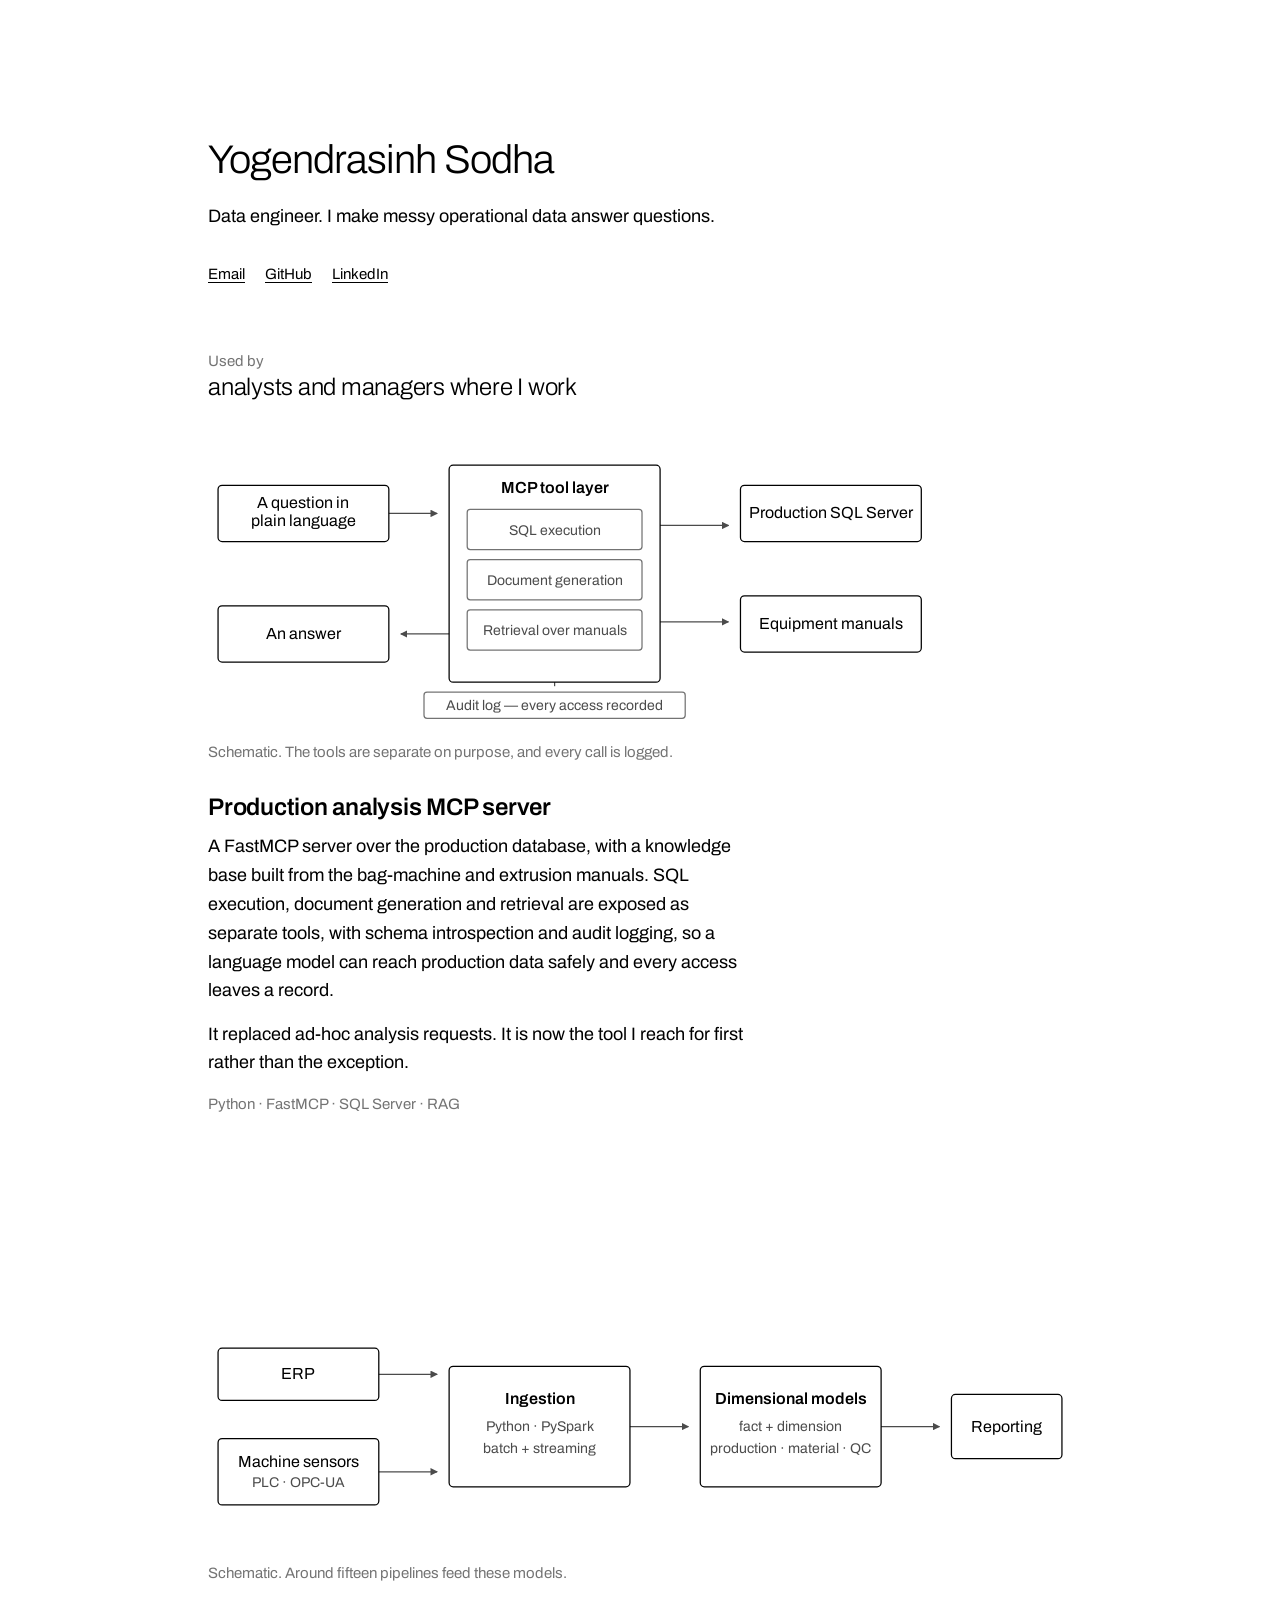
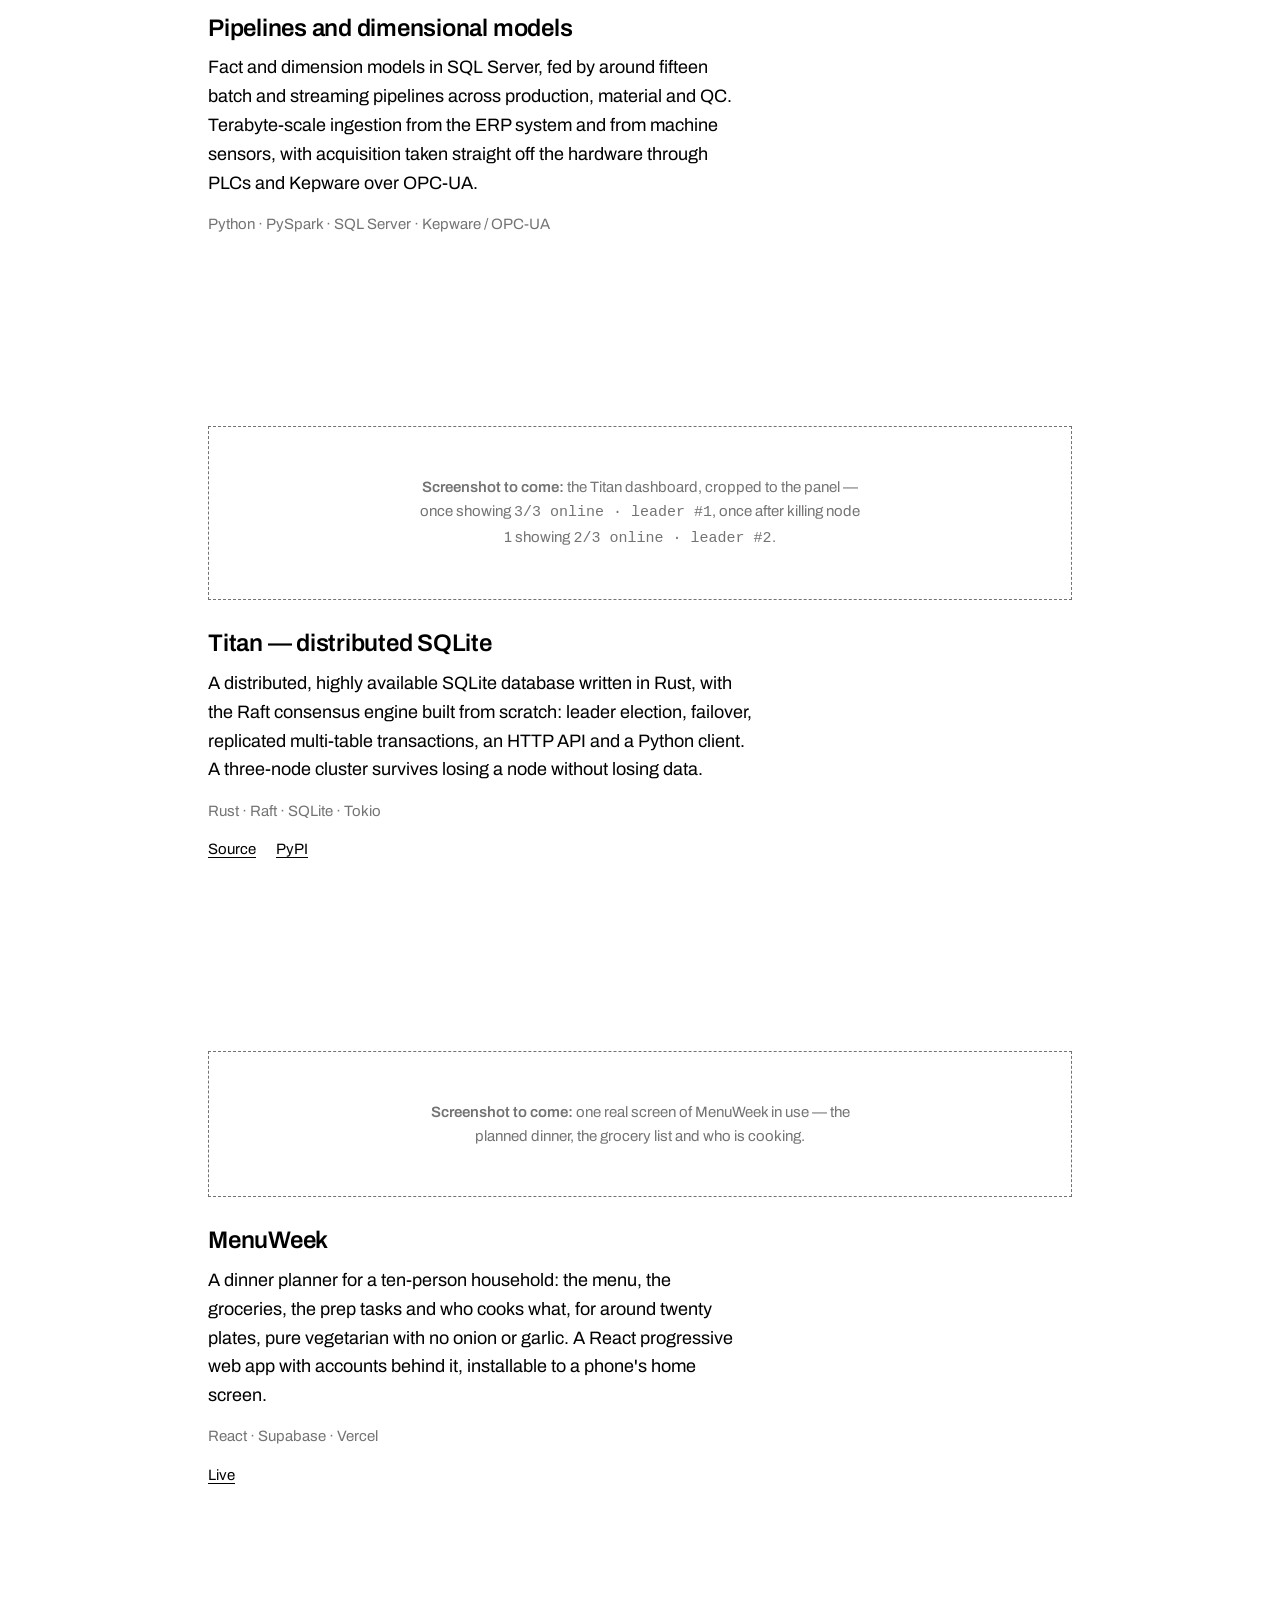
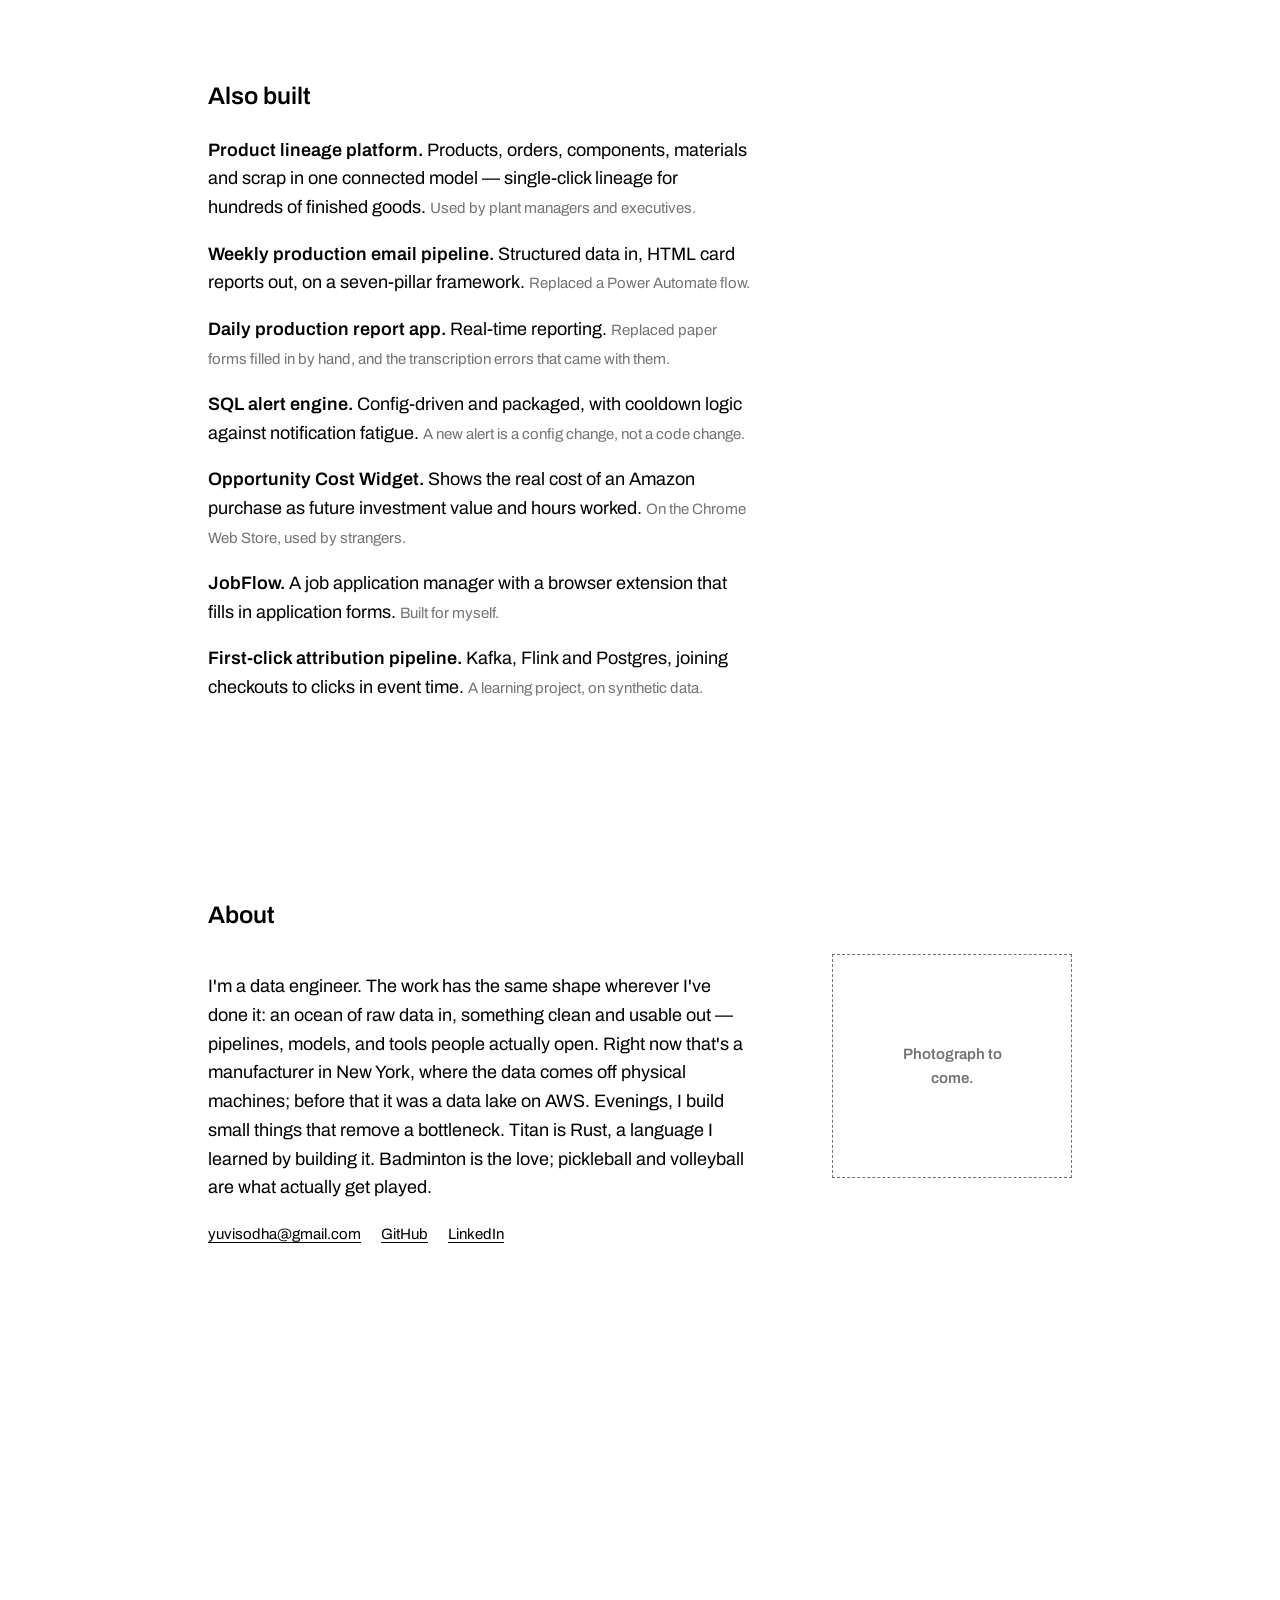
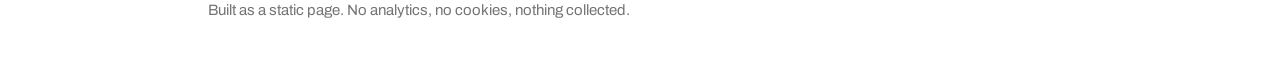
<file: index.html>
<!DOCTYPE html>
<html lang="en" class="no-js">
<head>
<meta charset="utf-8">
<meta name="viewport" content="width=device-width, initial-scale=1">
<title>Yogendrasinh Sodha — Data engineer</title>
<meta name="description" content="Data engineer. I make messy operational data answer questions. Pipelines, dimensional models, and tools people actually open.">
<meta name="author" content="Yogendrasinh Sodha">
<link rel="canonical" href="https://datafromsodha.fyi/">

<!-- Link preview, for when this gets pasted into LinkedIn or a message.
     og:image is deliberately absent: there is no image worth previewing until
     the real screenshots land. A broken image reference is worse than none. -->
<meta property="og:type" content="profile">
<meta property="og:url" content="https://datafromsodha.fyi/">
<meta property="og:title" content="Yogendrasinh Sodha — Data engineer">
<meta property="og:description" content="I make messy operational data answer questions. Pipelines, dimensional models, and tools people actually open.">
<link rel="stylesheet" href="assets/styles.css">
<link rel="icon" href="data:image/svg+xml,<svg xmlns='http://www.w3.org/2000/svg' viewBox='0 0 32 32'><text y='26' font-size='26' font-family='system-ui'>Y</text></svg>">
<script>document.documentElement.className = 'js';</script>
</head>
<body>

<a class="skip" href="#work">Skip to the work</a>

<header class="head">
  <h1>Yogendrasinh Sodha</h1>
  <p class="lede">Data engineer. I make messy operational data answer questions.</p>
  <nav aria-label="Contact">
    <ul class="links">
      <li><a href="mailto:yuvisodha@gmail.com">Email</a></li>
      <li><a href="https://github.com/Yogendra-sodha">GitHub</a></li>
      <li><a href="https://www.linkedin.com/in/yogendrasinh-sodha/">LinkedIn</a></li>
      <!-- Résumé link goes here once the PDF's dead GitHub URL is fixed.
           See CONTENT.md §4. Do not ship a link to a document with a 404 on it. -->
    </ul>
  </nav>
</header>

<!-- The one idea: one fixed slot, one changing value. Decorative for screen
     readers — each project states who uses it in its own markup. -->
<div class="slot" aria-hidden="true" hidden>
  <div class="slot-inner">
    <span class="slot-label">Used by</span>
    <span class="slot-value" id="slotValue">analysts and managers where I work</span>
  </div>
</div>

<main id="work">

  <section class="project" data-who="analysts and managers where I work">
    <figure class="art">
      <div class="dia-wrap">
      <svg viewBox="0 0 860 300" role="img" aria-labelledby="mcpT mcpD" class="dia">
        <defs>
          <marker id="ah1" viewBox="0 0 8 8" refX="7" refY="4" markerWidth="6" markerHeight="6"
                  orient="auto-start-reverse"><path d="M0 0 L8 4 L0 8 Z" fill="currentColor"/></marker>
        </defs>
        <title id="mcpT">How the production analysis MCP server works</title>
        <desc id="mcpD">A question in plain language goes to an MCP tool layer offering SQL
        execution, document generation and retrieval. The layer reads the production SQL Server
        and an index of equipment manuals, returns an answer, and writes every access to an
        audit log.</desc>
        <g class="dia-g">
          <rect x="10" y="60" width="170" height="56" rx="4"/>
          <text x="95" y="83">A question in</text>
          <text x="95" y="101">plain language</text>

          <rect x="10" y="180" width="170" height="56" rx="4"/>
          <text x="95" y="213">An answer</text>

          <rect x="240" y="40" width="210" height="216" rx="4"/>
          <text x="345" y="68" class="hd">MCP tool layer</text>
          <rect x="258" y="84" width="174" height="40" rx="3" class="sub"/>
          <text x="345" y="109" class="sm">SQL execution</text>
          <rect x="258" y="134" width="174" height="40" rx="3" class="sub"/>
          <text x="345" y="159" class="sm">Document generation</text>
          <rect x="258" y="184" width="174" height="40" rx="3" class="sub"/>
          <text x="345" y="209" class="sm">Retrieval over manuals</text>

          <rect x="530" y="60" width="180" height="56" rx="4"/>
          <text x="620" y="93">Production SQL Server</text>

          <rect x="530" y="170" width="180" height="56" rx="4"/>
          <text x="620" y="203">Equipment manuals</text>

          <rect x="215" y="266" width="260" height="26" rx="3" class="sub"/>
          <text x="345" y="284" class="sm">Audit log — every access recorded</text>

          <path d="M180 88 H228" class="ar" marker-end="url(#ah1)"/>
          <path d="M450 100 H518" class="ar" marker-end="url(#ah1)"/>
          <path d="M450 196 H518" class="ar" marker-end="url(#ah1)"/>
          <path d="M240 208 H192" class="ar" marker-end="url(#ah1)"/>
          <path d="M345 256 V262" class="ar dash"/>
        </g>
      </svg>
      </div>
      <figcaption>Schematic. The tools are separate on purpose, and every call is logged.</figcaption>
    </figure>
    <h2>Production analysis MCP server</h2>
    <p class="who">Used by analysts and managers where I work.</p>
    <p>A FastMCP server over the production database, with a knowledge base built from the
    bag-machine and extrusion manuals. SQL execution, document generation and retrieval are
    exposed as separate tools, with schema introspection and audit logging, so a language model
    can reach production data safely and every access leaves a record.</p>
    <p>It replaced ad-hoc analysis requests. It is now the tool I reach for first rather than
    the exception.</p>
    <p class="stack">Python · FastMCP · SQL Server · RAG</p>
  </section>

  <section class="project" data-who="every report the business runs on">
    <figure class="art">
      <div class="dia-wrap">
      <svg viewBox="0 0 860 240" role="img" aria-labelledby="pipeT pipeD" class="dia">
        <defs>
          <marker id="ah2" viewBox="0 0 8 8" refX="7" refY="4" markerWidth="6" markerHeight="6"
                  orient="auto-start-reverse"><path d="M0 0 L8 4 L0 8 Z" fill="currentColor"/></marker>
        </defs>
        <title id="pipeT">How the production data pipelines are arranged</title>
        <desc id="pipeD">Data from the ERP system and from machine sensors over PLC and OPC-UA
        is ingested in batch and streaming pipelines, modelled into fact and dimension tables,
        and served to reporting.</desc>
        <g class="dia-g">
          <rect x="10" y="42" width="160" height="52" rx="4"/>
          <text x="90" y="73">ERP</text>

          <rect x="10" y="132" width="160" height="66" rx="4"/>
          <text x="90" y="160">Machine sensors</text>
          <text x="90" y="180" class="sm">PLC · OPC-UA</text>

          <rect x="240" y="60" width="180" height="120" rx="4"/>
          <text x="330" y="98" class="hd">Ingestion</text>
          <text x="330" y="124" class="sm">Python · PySpark</text>
          <text x="330" y="146" class="sm">batch + streaming</text>

          <rect x="490" y="60" width="180" height="120" rx="4"/>
          <text x="580" y="98" class="hd">Dimensional models</text>
          <text x="580" y="124" class="sm">fact + dimension</text>
          <text x="580" y="146" class="sm">production · material · QC</text>

          <rect x="740" y="88" width="110" height="64" rx="4"/>
          <text x="795" y="125">Reporting</text>

          <path d="M170 68 H228" class="ar" marker-end="url(#ah2)"/>
          <path d="M170 165 H228" class="ar" marker-end="url(#ah2)"/>
          <path d="M420 120 H478" class="ar" marker-end="url(#ah2)"/>
          <path d="M670 120 H728" class="ar" marker-end="url(#ah2)"/>
        </g>
      </svg>
      </div>
      <figcaption>Schematic. Around fifteen pipelines feed these models.</figcaption>
    </figure>
    <h2>Pipelines and dimensional models</h2>
    <p class="who">Used by every report the business runs on.</p>
    <p>Fact and dimension models in SQL Server, fed by around fifteen batch and streaming
    pipelines across production, material and QC. Terabyte-scale ingestion from the ERP system
    and from machine sensors, with acquisition taken straight off the hardware through PLCs and
    Kepware over OPC-UA.</p>
    <p class="stack">Python · PySpark · SQL Server · Kepware / OPC-UA</p>
  </section>

  <section class="project" data-who="anyone who pip installs it">
    <figure class="art">
      <div class="ph">
        <p><strong>Screenshot to come:</strong> the Titan dashboard, cropped to the panel — once
        showing <code>3/3 online · leader #1</code>, once after killing node 1 showing
        <code>2/3 online · leader #2</code>.</p>
      </div>
    </figure>
    <h2>Titan — distributed SQLite</h2>
    <p class="who">Used by anyone who <code>pip install</code>s it.</p>
    <p>A distributed, highly available SQLite database written in Rust, with the Raft consensus
    engine built from scratch: leader election, failover, replicated multi-table transactions,
    an HTTP API and a Python client. A three-node cluster survives losing a node without losing
    data.</p>
    <p class="stack">Rust · Raft · SQLite · Tokio</p>
    <p class="links-inline">
      <a href="https://github.com/Yogendra-sodha/titan-distributed-sqlite">Source</a>
      <a href="https://pypi.org/project/titan-db/">PyPI</a>
    </p>
  </section>

  <section class="project" data-who="ten roommates, every evening">
    <figure class="art">
      <div class="ph">
        <p><strong>Screenshot to come:</strong> one real screen of MenuWeek in use — the planned
        dinner, the grocery list and who is cooking.</p>
      </div>
    </figure>
    <h2>MenuWeek</h2>
    <p class="who">Used by ten roommates, every evening.</p>
    <p>A dinner planner for a ten-person household: the menu, the groceries, the prep tasks and
    who cooks what, for around twenty plates, pure vegetarian with no onion or garlic. A React
    progressive web app with accounts behind it, installable to a phone's home screen.</p>
    <p class="stack">React · Supabase · Vercel</p>
    <p class="links-inline">
      <a href="https://menuweek.vercel.app/">Live</a>
    </p>
  </section>

  <section class="also">
    <h2>Also built</h2>
    <ul>
      <li><strong>Product lineage platform.</strong> Products, orders, components, materials and
      scrap in one connected model — single-click lineage for hundreds of finished goods.
      <span class="m">Used by plant managers and executives.</span></li>

      <li><strong>Weekly production email pipeline.</strong> Structured data in, HTML card
      reports out, on a seven-pillar framework. <span class="m">Replaced a Power Automate
      flow.</span></li>

      <li><strong>Daily production report app.</strong> Real-time reporting.
      <span class="m">Replaced paper forms filled in by hand, and the transcription errors that
      came with them.</span></li>

      <li><strong>SQL alert engine.</strong> Config-driven and packaged, with cooldown logic
      against notification fatigue. <span class="m">A new alert is a config change, not a code
      change.</span></li>

      <li><strong>Opportunity Cost Widget.</strong> Shows the real cost of an Amazon purchase as
      future investment value and hours worked. <span class="m">On the Chrome Web Store, used by
      strangers.</span>
      </li>

      <li><strong>JobFlow.</strong> A job application manager with a browser extension that fills
      in application forms. <span class="m">Built for myself.</span></li>

      <li><strong>First-click attribution pipeline.</strong> Kafka, Flink and Postgres, joining
      checkouts to clicks in event time. <span class="m">A learning project, on synthetic
      data.</span></li>
    </ul>
  </section>

  <section class="about">
    <h2>About</h2>
    <div class="about-grid">
      <div>
        <p>I'm a data engineer. The work has the same shape wherever I've done it: an ocean of
        raw data in, something clean and usable out — pipelines, models, and tools people
        actually open. Right now that's a manufacturer in New York, where the data comes off
        physical machines; before that it was a data lake on AWS. Evenings, I build small things
        that remove a bottleneck. Titan is Rust, a language I learned by building it. Badminton
        is the love; pickleball and volleyball are what actually get played.</p>
        <ul class="links">
          <li><a href="mailto:yuvisodha@gmail.com">yuvisodha@gmail.com</a></li>
          <li><a href="https://github.com/Yogendra-sodha">GitHub</a></li>
          <li><a href="https://www.linkedin.com/in/yogendrasinh-sodha/">LinkedIn</a></li>
        </ul>
      </div>
      <figure class="art portrait">
        <div class="ph"><p><strong>Photograph to come.</strong></p></div>
      </figure>
    </div>
  </section>

</main>

<footer>
  <p>Built as a static page. No analytics, no cookies, nothing collected.</p>
</footer>

<script src="assets/slot.js" defer></script>
</body>
</html>
</file>
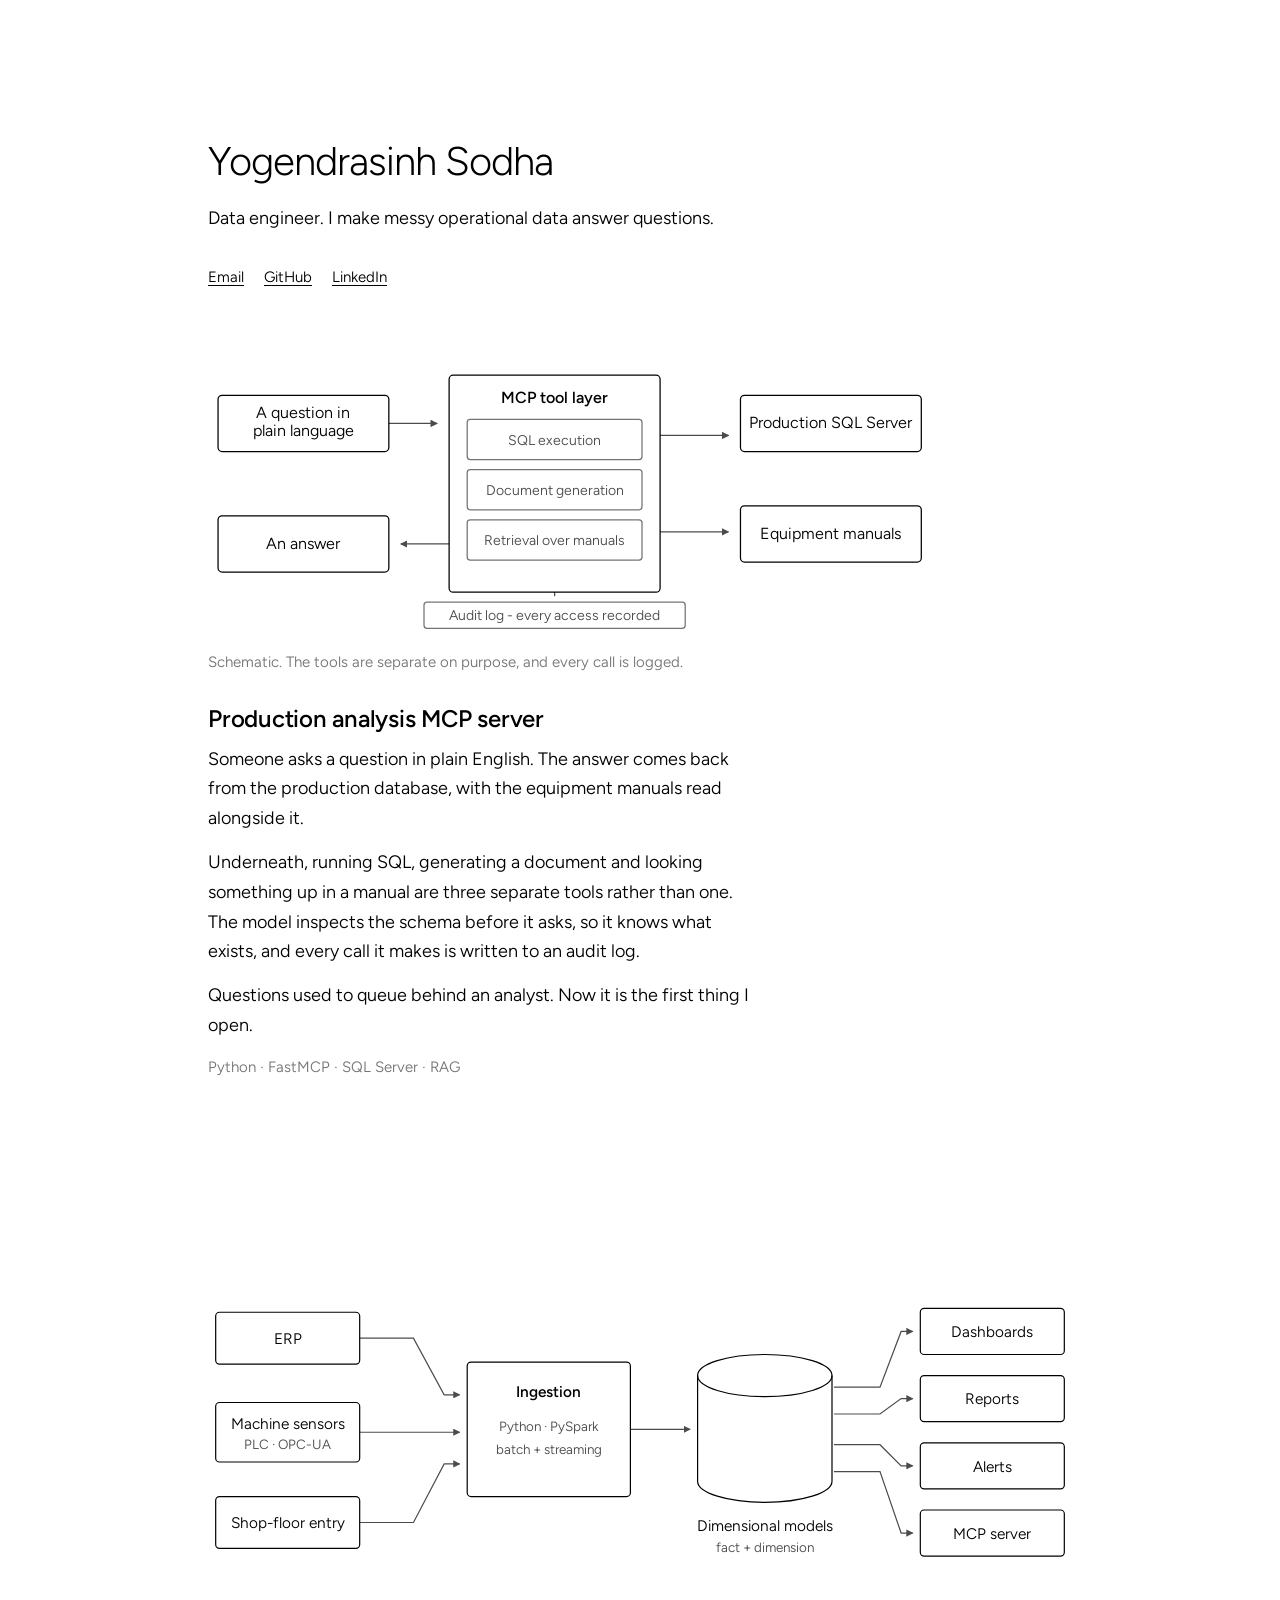
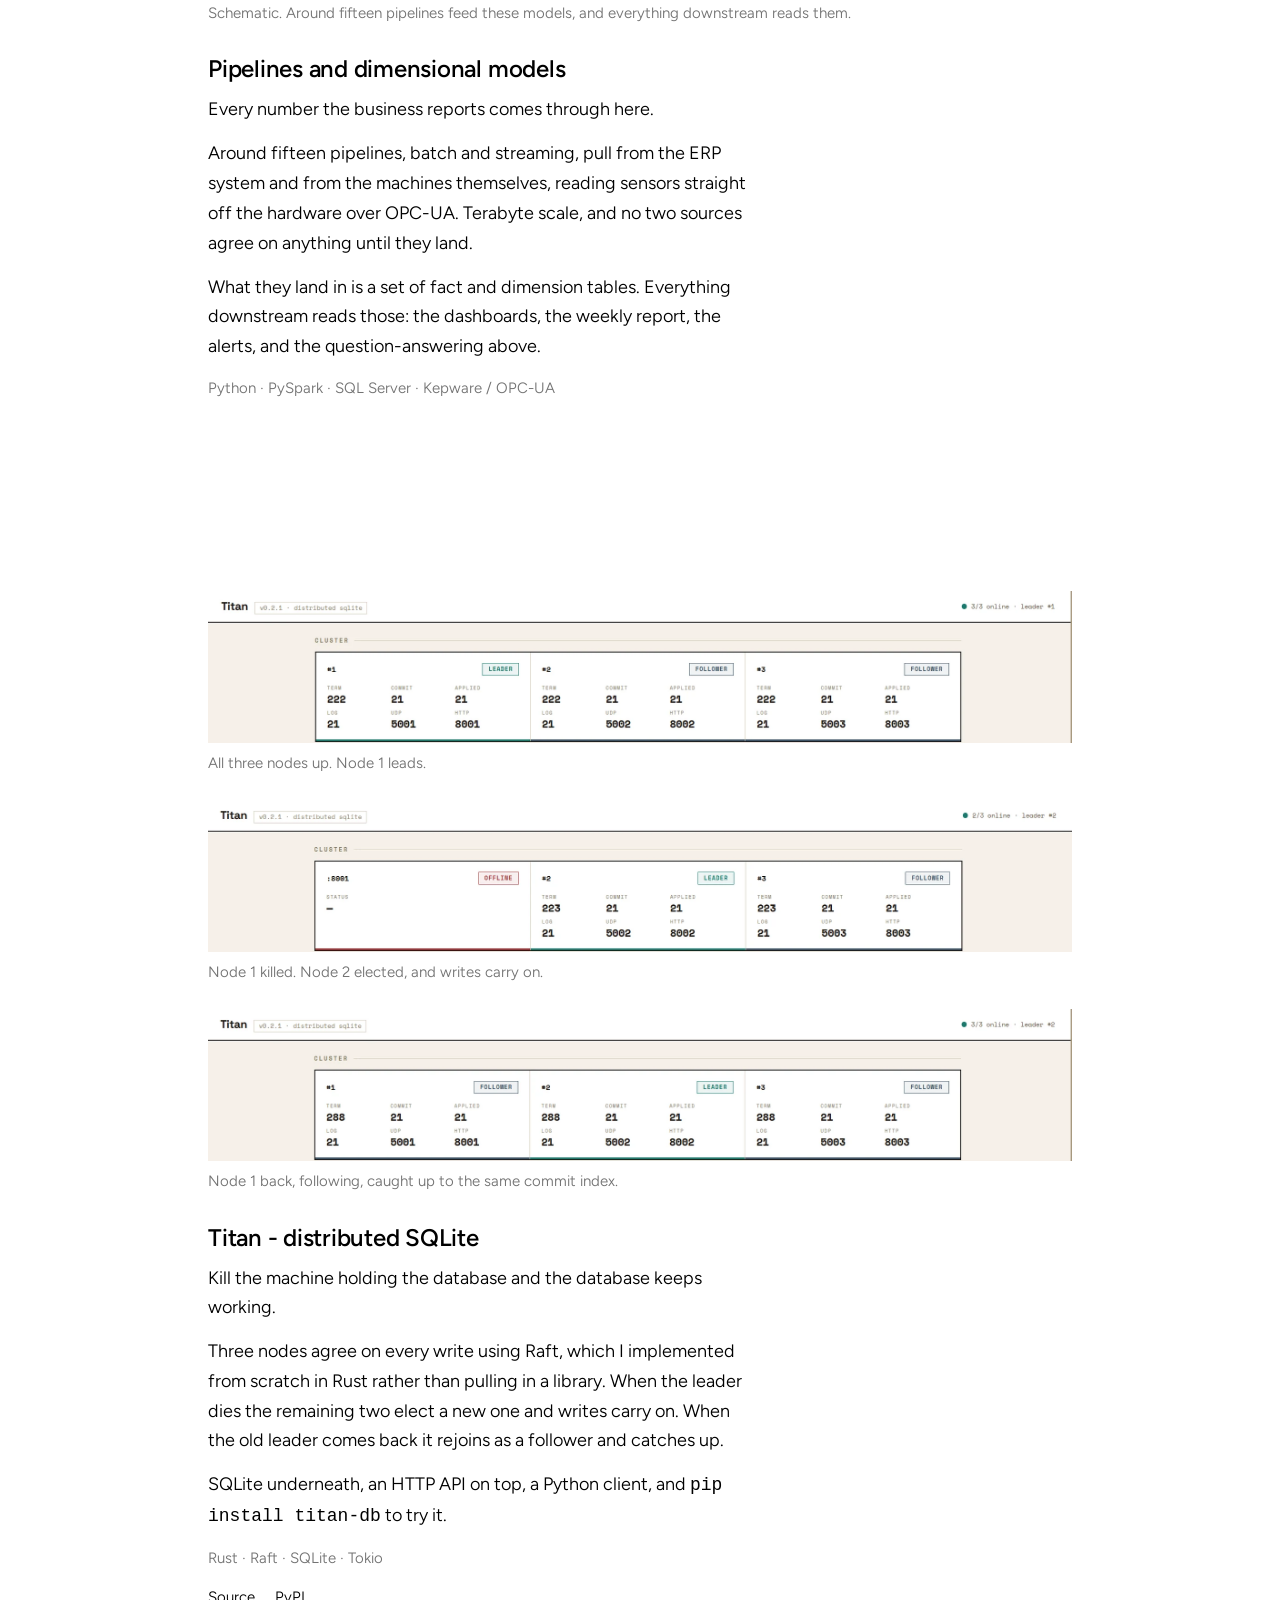
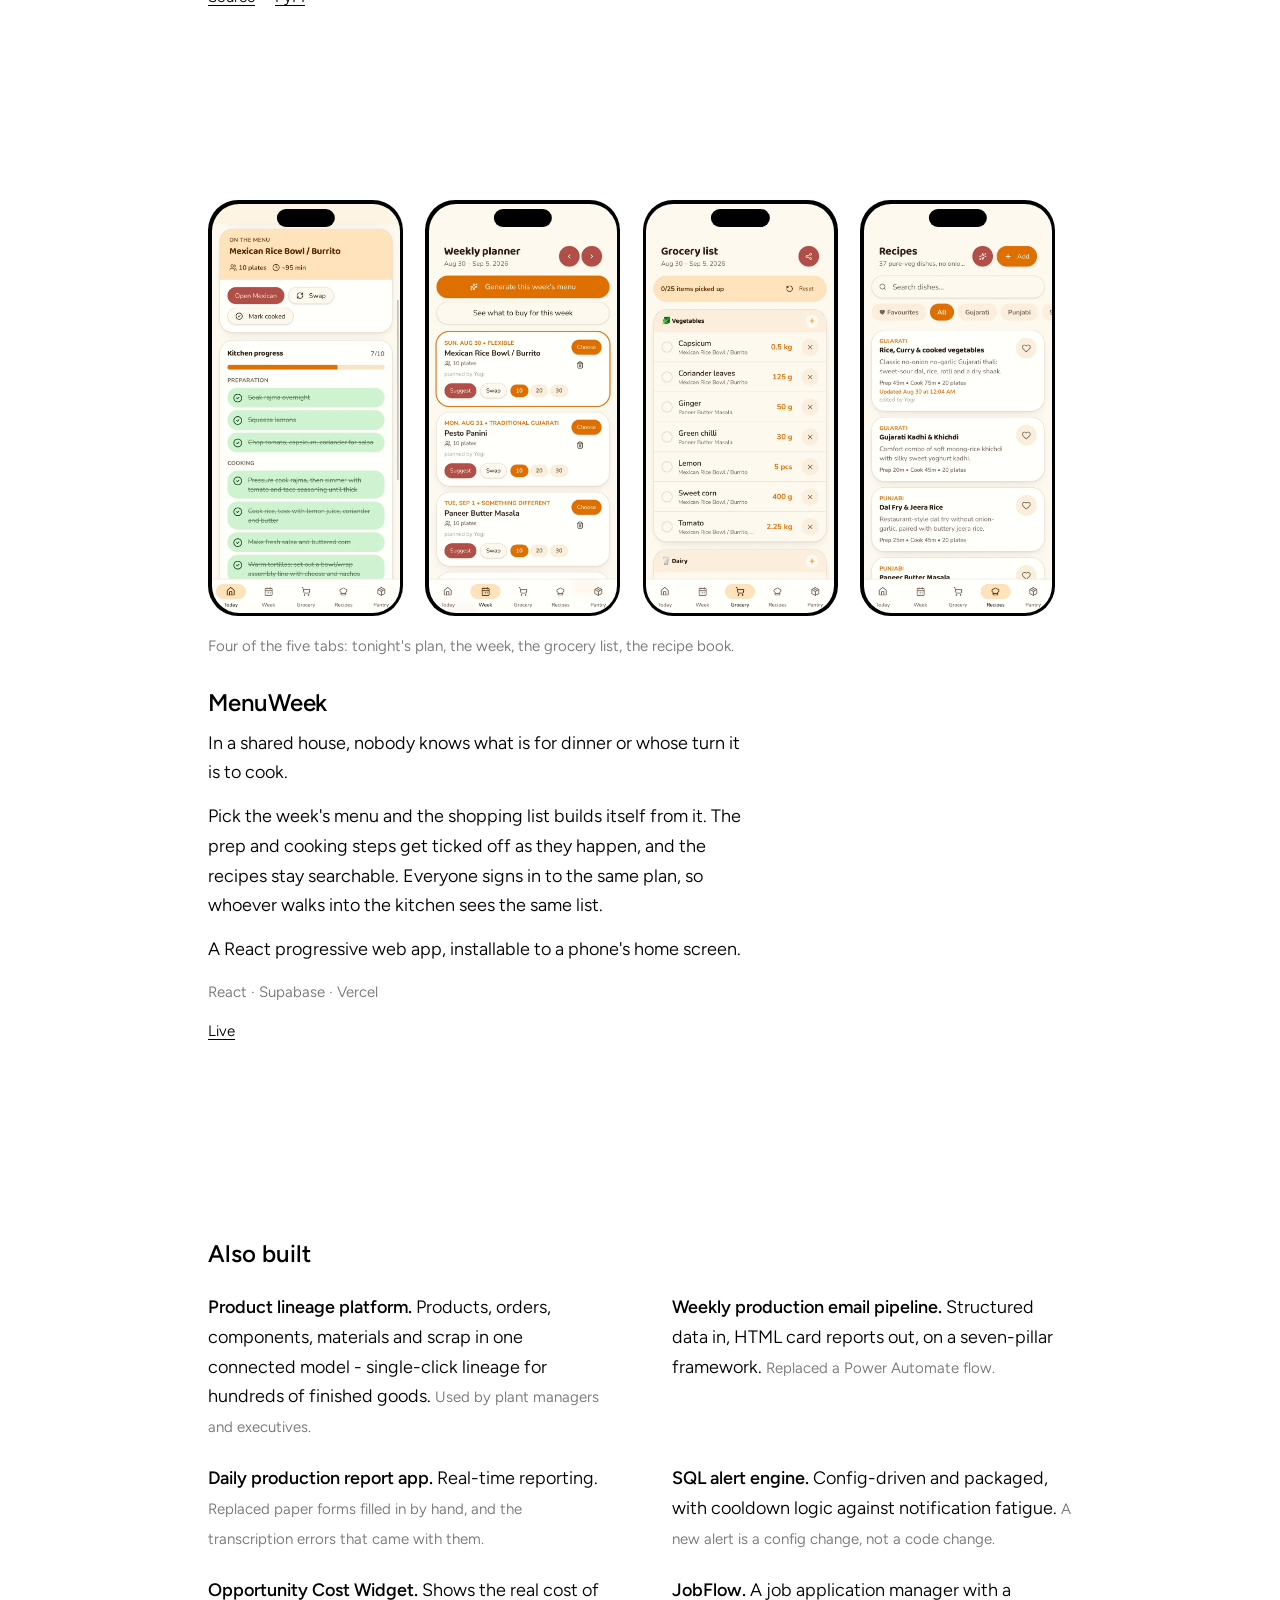
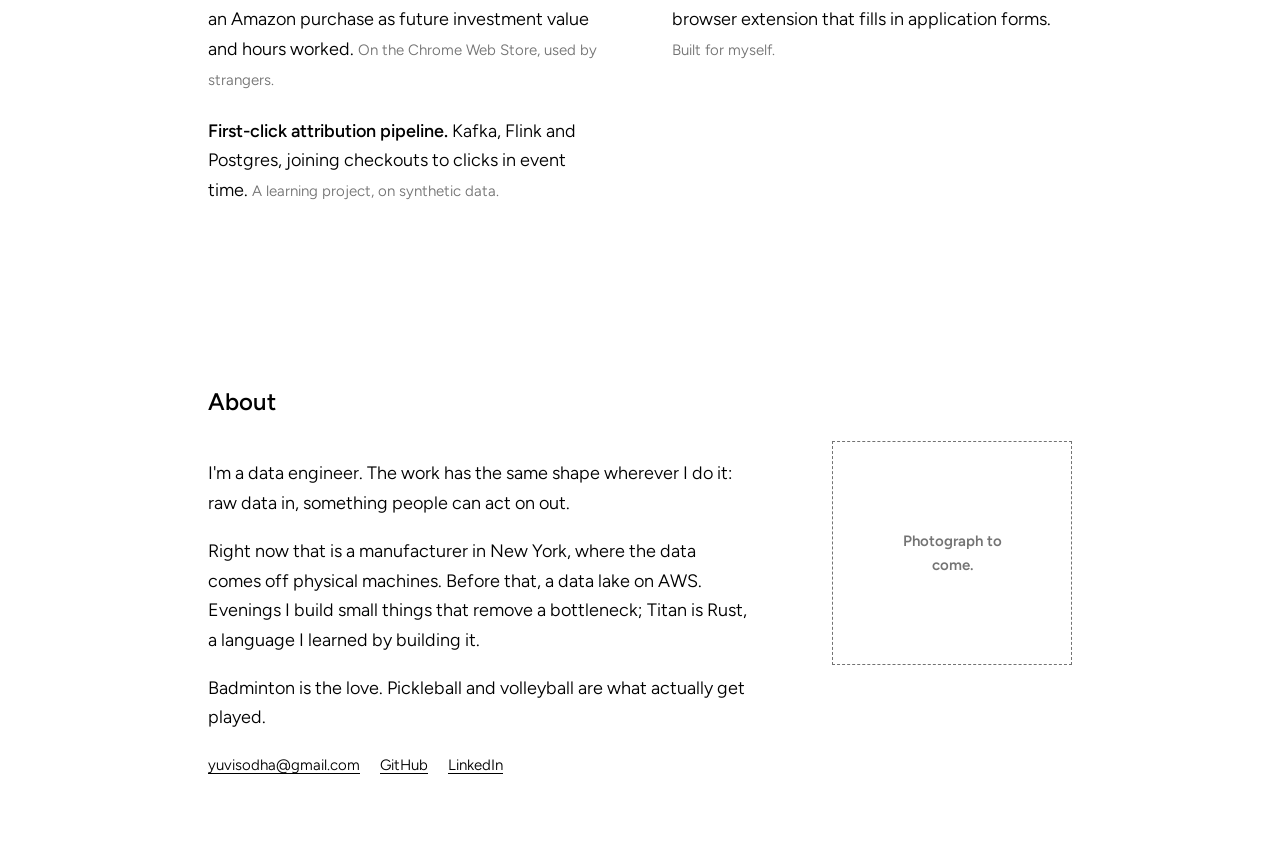
<file: public/index.html>
<!DOCTYPE html>
<html lang="en" class="no-js">
<head>
<meta charset="utf-8">
<meta name="viewport" content="width=device-width, initial-scale=1">
<title>Yogendrasinh Sodha - Data engineer</title>
<meta name="description" content="Data engineer. I make messy operational data answer questions. Pipelines, dimensional models, and tools people actually open.">
<meta name="author" content="Yogendrasinh Sodha">
<link rel="canonical" href="https://datafromsodha.fyi/">

<!-- Link preview, for when this gets pasted into LinkedIn or a message.
     og:image is deliberately absent: there is no image worth previewing until
     the real screenshots land. A broken image reference is worse than none. -->
<meta property="og:type" content="profile">
<meta property="og:url" content="https://datafromsodha.fyi/">
<meta property="og:title" content="Yogendrasinh Sodha - Data engineer">
<meta property="og:description" content="I make messy operational data answer questions. Pipelines, dimensional models, and tools people actually open.">
<link rel="stylesheet" href="assets/styles.css">
<link rel="icon" href="data:image/svg+xml,<svg xmlns='http://www.w3.org/2000/svg' viewBox='0 0 32 32'><text y='26' font-size='26' font-family='system-ui'>Y</text></svg>">
<script>document.documentElement.className = 'js';</script>
</head>
<body>

<a class="skip" href="#work">Skip to the work</a>

<header class="head">
  <h1>Yogendrasinh Sodha</h1>
  <p class="lede">Data engineer. I make messy operational data answer questions.</p>
  <nav aria-label="Contact">
    <ul class="links">
      <li><a href="mailto:yuvisodha@gmail.com">Email</a></li>
      <li><a href="https://github.com/Yogendra-sodha">GitHub</a></li>
      <li><a href="https://www.linkedin.com/in/yogendrasinh-sodha/">LinkedIn</a></li>
      <!-- Résumé link goes here once the PDF's dead GitHub URL is fixed.
           See CONTENT.md §4. Do not ship a link to a document with a 404 on it. -->
    </ul>
  </nav>
</header>

<!-- The one idea: one fixed slot, one changing value. Decorative for screen
     readers - each project states who uses it in its own markup. -->
<div class="slot" aria-hidden="true" hidden>
  <div class="slot-inner">
    <span class="slot-label">Used by</span>
    <span class="slot-value" id="slotValue">analysts and managers where I work</span>
  </div>
</div>

<!-- Marks where the header ends. The rails come on the moment this scrolls
     past the top of the viewport, which is precise; watching the header itself
     is not, because a tall header still counts as visible well into the first
     project and would leave it with no audience line at all. -->
<div id="headEnd" aria-hidden="true"></div>

<!-- The rails. Decorative mirrors of content that already exists in the header
     and the footer, so screen readers hear the name and the links once, not
     three times. Links are taken out of the tab order for the same reason.
     Only rendered on screens wide enough to have empty margins to park in. -->
<div class="rails" aria-hidden="true">
  <div class="rail rail-left">
    <p class="rail-name">Yogendrasinh Sodha</p>
    <p class="rail-slot">
      <span class="rail-slot-label">Used by</span>
      <span class="rail-slot-value" id="railSlotValue">analysts and managers where I work</span>
    </p>
  </div>
  <div class="rail rail-right">
    <a href="mailto:yuvisodha@gmail.com" tabindex="-1">Email</a>
    <a href="https://github.com/Yogendra-sodha" tabindex="-1">GitHub</a>
    <a href="https://www.linkedin.com/in/yogendrasinh-sodha/" tabindex="-1">LinkedIn</a>
  </div>
</div>

<main id="work">

  <section class="project" data-who="analysts and managers where I work">
    <figure class="art">
      <div class="dia-wrap">
      <svg viewBox="0 0 860 300" role="img" aria-labelledby="mcpT mcpD" class="dia">
        <defs>
          <marker id="ah1" viewBox="0 0 8 8" refX="7" refY="4" markerWidth="6" markerHeight="6"
                  orient="auto-start-reverse"><path d="M0 0 L8 4 L0 8 Z" fill="currentColor"/></marker>
        </defs>
        <title id="mcpT">How the production analysis MCP server works</title>
        <desc id="mcpD">A question in plain language goes to an MCP tool layer offering SQL
        execution, document generation and retrieval. The layer reads the production SQL Server
        and an index of equipment manuals, returns an answer, and writes every access to an
        audit log.</desc>
        <g class="dia-g">
          <rect x="10" y="60" width="170" height="56" rx="4"/>
          <text x="95" y="83">A question in</text>
          <text x="95" y="101">plain language</text>

          <rect x="10" y="180" width="170" height="56" rx="4"/>
          <text x="95" y="213">An answer</text>

          <rect x="240" y="40" width="210" height="216" rx="4"/>
          <text x="345" y="68" class="hd">MCP tool layer</text>
          <rect x="258" y="84" width="174" height="40" rx="3" class="sub"/>
          <text x="345" y="109" class="sm">SQL execution</text>
          <rect x="258" y="134" width="174" height="40" rx="3" class="sub"/>
          <text x="345" y="159" class="sm">Document generation</text>
          <rect x="258" y="184" width="174" height="40" rx="3" class="sub"/>
          <text x="345" y="209" class="sm">Retrieval over manuals</text>

          <rect x="530" y="60" width="180" height="56" rx="4"/>
          <text x="620" y="93">Production SQL Server</text>

          <rect x="530" y="170" width="180" height="56" rx="4"/>
          <text x="620" y="203">Equipment manuals</text>

          <rect x="215" y="266" width="260" height="26" rx="3" class="sub"/>
          <text x="345" y="284" class="sm">Audit log - every access recorded</text>

          <path d="M180 88 H228" class="ar" marker-end="url(#ah1)"/>
          <path d="M450 100 H518" class="ar" marker-end="url(#ah1)"/>
          <path d="M450 196 H518" class="ar" marker-end="url(#ah1)"/>
          <path d="M240 208 H192" class="ar" marker-end="url(#ah1)"/>
          <path d="M345 256 V262" class="ar dash"/>
        </g>
      </svg>
      </div>
      <figcaption>Schematic. The tools are separate on purpose, and every call is logged.</figcaption>
    </figure>
    <h2>Production analysis MCP server</h2>
    <p class="who">Used by analysts and managers where I work.</p>
    <p>Someone asks a question in plain English. The answer comes back from the production
    database, with the equipment manuals read alongside it.</p>
    <p>Underneath, running SQL, generating a document and looking something up in a manual are
    three separate tools rather than one. The model inspects the schema before it asks, so it
    knows what exists, and every call it makes is written to an audit log.</p>
    <p>Questions used to queue behind an analyst. Now it is the first thing I open.</p>
    <p class="stack">Python · FastMCP · SQL Server · RAG</p>
  </section>

  <section class="project" data-who="every report the business runs on">
    <figure class="art">
      <div class="dia-wrap">
      <svg viewBox="0 0 900 330" role="img" aria-labelledby="pipeT pipeD" class="dia">
        <defs>
          <marker id="ah2" viewBox="0 0 8 8" refX="7" refY="4" markerWidth="6" markerHeight="6"
                  orient="auto-start-reverse"><path d="M0 0 L8 4 L0 8 Z" fill="currentColor"/></marker>
        </defs>
        <title id="pipeT">How the production data pipelines are arranged</title>
        <desc id="pipeD">Three sources feed in: the ERP system, machine sensors over PLC and
        OPC-UA, and entries made on the shop floor. They are ingested in batch and streaming
        pipelines, modelled into fact and dimension tables, and read back out by dashboards,
        reports, alerts and the MCP server.</desc>
        <g class="dia-g">
          <rect x="8" y="44" width="150" height="54" rx="4"/>
          <text x="83" y="77">ERP</text>

          <rect x="8" y="138" width="150" height="62" rx="4"/>
          <text x="83" y="166">Machine sensors</text>
          <text x="83" y="186" class="sm">PLC · OPC-UA</text>

          <rect x="8" y="236" width="150" height="54" rx="4"/>
          <text x="83" y="269">Shop-floor entry</text>

          <rect x="270" y="96" width="170" height="140" rx="4"/>
          <text x="355" y="132" class="hd">Ingestion</text>
          <text x="355" y="168" class="sm">Python · PySpark</text>
          <text x="355" y="192" class="sm">batch + streaming</text>

          <ellipse cx="580" cy="110" rx="70" ry="22" class="cyl"/>
          <path d="M510 110 V220 A70 22 0 0 0 650 220 V110" class="cyl"/>
          <text x="580" y="272">Dimensional models</text>
          <text x="580" y="294" class="sm">fact + dimension</text>

          <rect x="742" y="40" width="150" height="48" rx="4"/>
          <text x="817" y="70">Dashboards</text>
          <rect x="742" y="110" width="150" height="48" rx="4"/>
          <text x="817" y="140">Reports</text>
          <rect x="742" y="180" width="150" height="48" rx="4"/>
          <text x="817" y="210">Alerts</text>
          <rect x="742" y="250" width="150" height="48" rx="4"/>
          <text x="817" y="280">MCP server</text>

          <path d="M158 71 H214 L246 130 H262" class="ar" marker-end="url(#ah2)"/>
          <path d="M158 169 H262" class="ar" marker-end="url(#ah2)"/>
          <path d="M158 263 H214 L246 202 H262" class="ar" marker-end="url(#ah2)"/>

          <path d="M440 166 H502" class="ar" marker-end="url(#ah2)"/>

          <path d="M652 122 H700 L722 64 H734" class="ar" marker-end="url(#ah2)"/>
          <path d="M652 150 H700 L722 134 H734" class="ar" marker-end="url(#ah2)"/>
          <path d="M652 182 H700 L722 204 H734" class="ar" marker-end="url(#ah2)"/>
          <path d="M652 210 H700 L722 274 H734" class="ar" marker-end="url(#ah2)"/>
        </g>
      </svg>
      </div>
      <figcaption>Schematic. Around fifteen pipelines feed these models, and everything downstream reads them.</figcaption>
    </figure>
    <h2>Pipelines and dimensional models</h2>
    <p class="who">Used by every report the business runs on.</p>
    <p>Every number the business reports comes through here.</p>
    <p>Around fifteen pipelines, batch and streaming, pull from the ERP system and from the
    machines themselves, reading sensors straight off the hardware over OPC-UA. Terabyte scale,
    and no two sources agree on anything until they land.</p>
    <p>What they land in is a set of fact and dimension tables. Everything downstream reads
    those: the dashboards, the weekly report, the alerts, and the question-answering above.</p>
    <p class="stack">Python · PySpark · SQL Server · Kepware / OPC-UA</p>
  </section>

  <section class="project" data-who="anyone who pip installs it">
    <figure class="art">
      <div class="states">
      <figure class="state">
        <div class="state-scroll">
          <img class="state-shot" src="assets/img/titan-healthy.webp" width="1900" height="334"
               loading="lazy" decoding="async" alt="Titan's dashboard: 3 of 3 nodes online, node 1 the leader. All three cards show term 222 and commit index 21.">
        </div>
        <figcaption>All three nodes up. Node 1 leads.</figcaption>
      </figure>
      <figure class="state">
        <div class="state-scroll">
          <img class="state-shot" src="assets/img/titan-failover.webp" width="1900" height="335"
               loading="lazy" decoding="async" alt="The same dashboard after node 1 is killed: 2 of 3 online, node 2 now the leader. Node 1's card reads offline; the other two have moved to term 223 and still show commit index 21.">
        </div>
        <figcaption>Node 1 killed. Node 2 elected, and writes carry on.</figcaption>
      </figure>
      <figure class="state">
        <div class="state-scroll">
          <img class="state-shot" src="assets/img/titan-recovered.webp" width="1900" height="334"
               loading="lazy" decoding="async" alt="The same dashboard after node 1 restarts: 3 of 3 online, node 2 still the leader, node 1 marked follower. All three cards agree again, at term 288 and commit index 21.">
        </div>
        <figcaption>Node 1 back, following, caught up to the same commit index.</figcaption>
      </figure>
      </div>
    </figure>
    <h2>Titan - distributed SQLite</h2>
    <p class="who">Used by anyone who <code>pip install</code>s it.</p>
    <p>Kill the machine holding the database and the database keeps working.</p>
    <p>Three nodes agree on every write using Raft, which I implemented from scratch in Rust
    rather than pulling in a library. When the leader dies the remaining two elect a new one and
    writes carry on. When the old leader comes back it rejoins as a follower and catches up.</p>
    <p>SQLite underneath, an HTTP API on top, a Python client, and <code>pip install
    titan-db</code> to try it.</p>
    <p class="stack">Rust · Raft · SQLite · Tokio</p>
    <p class="links-inline">
      <a href="https://github.com/Yogendra-sodha/titan-distributed-sqlite">Source</a>
      <a href="https://pypi.org/project/titan-db/">PyPI</a>
    </p>
  </section>

  <section class="project" data-who="my roommates, every evening">
    <figure class="art">
      <div class="devices">
        <div class="device">
          <div class="device-screen">
            <img src="assets/img/menuweek-today.webp" width="700" height="1522" loading="lazy" decoding="async"
                 alt="The Today tab: the dish being cooked tonight with a time estimate, a progress bar,
                      and the prep and cooking steps ticked off as they are done.">
            <span class="device-island"></span>
          </div>
        </div>
        <div class="device">
          <div class="device-screen">
            <img src="assets/img/menuweek-week.webp" width="700" height="1522" loading="lazy" decoding="async"
                 alt="The Week tab: a dish for each day, a button to generate the week's menu, and
                      controls to swap a dish or change how many people it serves.">
            <span class="device-island"></span>
          </div>
        </div>
        <div class="device">
          <div class="device-screen">
            <img src="assets/img/menuweek-grocery.webp" width="700" height="1522" loading="lazy" decoding="async"
                 alt="The Grocery tab: a shopping list built from the week's menu, grouped by aisle,
                      each item showing the quantity and which dish it is for.">
            <span class="device-island"></span>
          </div>
        </div>
        <div class="device">
          <div class="device-screen">
            <img src="assets/img/menuweek-recipes.webp" width="700" height="1522" loading="lazy" decoding="async"
                 alt="The Recipes tab: a searchable recipe book filtered by cuisine, each dish showing
                      prep time, cook time and how many it serves.">
            <span class="device-island"></span>
          </div>
        </div>
      </div>
      <figcaption>Four of the five tabs: tonight's plan, the week, the grocery list, the recipe book.</figcaption>
    </figure>
    <h2>MenuWeek</h2>
    <p class="who">Used by my roommates, every evening.</p>
    <p>In a shared house, nobody knows what is for dinner or whose turn it is to cook.</p>
    <p>Pick the week's menu and the shopping list builds itself from it. The prep and cooking
    steps get ticked off as they happen, and the recipes stay searchable. Everyone signs in to
    the same plan, so whoever walks into the kitchen sees the same list.</p>
    <p>A React progressive web app, installable to a phone's home screen.</p>
    <p class="stack">React · Supabase · Vercel</p>
    <p class="links-inline">
      <a href="https://menuweek.vercel.app/">Live</a>
    </p>
  </section>

  <section class="also" data-label="Also" data-who="seven more, one line each">
    <h2>Also built</h2>
    <ul>
      <li><strong>Product lineage platform.</strong> Products, orders, components, materials and
      scrap in one connected model - single-click lineage for hundreds of finished goods.
      <span class="m">Used by plant managers and executives.</span></li>

      <li><strong>Weekly production email pipeline.</strong> Structured data in, HTML card
      reports out, on a seven-pillar framework. <span class="m">Replaced a Power Automate
      flow.</span></li>

      <li><strong>Daily production report app.</strong> Real-time reporting.
      <span class="m">Replaced paper forms filled in by hand, and the transcription errors that
      came with them.</span></li>

      <li><strong>SQL alert engine.</strong> Config-driven and packaged, with cooldown logic
      against notification fatigue. <span class="m">A new alert is a config change, not a code
      change.</span></li>

      <li><strong>Opportunity Cost Widget.</strong> Shows the real cost of an Amazon purchase as
      future investment value and hours worked. <span class="m">On the Chrome Web Store, used by
      strangers.</span>
      </li>

      <li><strong>JobFlow.</strong> A job application manager with a browser extension that fills
      in application forms. <span class="m">Built for myself.</span></li>

      <li><strong>First-click attribution pipeline.</strong> Kafka, Flink and Postgres, joining
      checkouts to clicks in event time. <span class="m">A learning project, on synthetic
      data.</span></li>
    </ul>
  </section>

  <section class="about">
    <h2>About</h2>
    <div class="about-grid">
      <div>
        <p>I'm a data engineer. The work has the same shape wherever I do it: raw data in,
        something people can act on out.</p>
        <p>Right now that is a manufacturer in New York, where the data comes off physical
        machines. Before that, a data lake on AWS. Evenings I build small things that remove a
        bottleneck; Titan is Rust, a language I learned by building it.</p>
        <p>Badminton is the love. Pickleball and volleyball are what actually get played.</p>
        <ul class="links">
          <li><a href="mailto:yuvisodha@gmail.com">yuvisodha@gmail.com</a></li>
          <li><a href="https://github.com/Yogendra-sodha">GitHub</a></li>
          <li><a href="https://www.linkedin.com/in/yogendrasinh-sodha/">LinkedIn</a></li>
        </ul>
      </div>
      <figure class="art portrait">
        <div class="ph"><p><strong>Photograph to come.</strong></p></div>
      </figure>
    </div>
  </section>

</main>

<script src="assets/slot.js" defer></script>
</body>
</html>
</file>
<file: assets/styles.css>
/* Yogendrasinh Sodha — portfolio
   Built against PRINCIPLES.md and STRUCTURE.md. Read those before changing
   anything here. The two rules most easily broken by accident:

   1. THREE VALUES ONLY. Ink, ink at 55%, paper. No fourth colour, no borders
      in a new grey, no tinted backgrounds. All colour on the page comes from
      the artifacts (screenshots) — the chrome stays monochrome so they carry it.
   2. FOUR TYPE SIZES ONLY — 40 / 24 / 18 / 15. Hierarchy is weight and
      opacity, not size. (Ngo's economy measure is 1 / number of sizes. Adding
      a fifth costs real points and buys almost nothing.) Labels inside the
      diagrams are exempt: they live in the SVG's own scaled coordinate system,
      so their numbers are not page type sizes.

   Contrast note: the reference site uses black at 40%, which is 2.85:1 on
   white and fails AA even for large text. 55% is 4.74:1 and passes. That is
   why these do not match the reference exactly.                             */

/* ---------- typeface ----------
   Archivo, a grotesque in the same family of shapes as the reference site's
   Lab Grotesque, but under the SIL Open Font License. Self-hosted from this
   repository: nothing is requested from a third party, so the privacy rule in
   PRINCIPLES.md §4 holds. One variable file covers 300–600, which is the whole
   weight range this page uses.
   Licence: assets/fonts/OFL.txt. Keep it alongside the files.                */

@font-face {
  font-family: "Archivo";
  font-style: normal;
  font-weight: 300 600;
  font-stretch: 100%;
  font-display: swap;
  src: url("fonts/archivo-latin.woff2") format("woff2");
  unicode-range: U+0000-00FF, U+0131, U+0152-0153, U+02BB-02BC, U+02C6, U+02DA,
                 U+02DC, U+0304, U+0308, U+0329, U+2000-206F, U+20AC, U+2122,
                 U+2191, U+2193, U+2212, U+2215, U+FEFF, U+FFFD;
}

@font-face {
  font-family: "Archivo";
  font-style: normal;
  font-weight: 300 600;
  font-stretch: 100%;
  font-display: swap;
  src: url("fonts/archivo-latin-ext.woff2") format("woff2");
  unicode-range: U+0100-02BA, U+02BD-02C5, U+02C7-02CC, U+02CE-02D7, U+02DD-02FF,
                 U+0304, U+0308, U+0329, U+1D00-1DBF, U+1E00-1E9F, U+1EF2-1EFF,
                 U+2020, U+20A0-20AB, U+20AD-20C0, U+2113, U+2C60-2C7F, U+A720-A7FF;
}

:root {
  --ink: #000;
  --ink-muted: rgba(0, 0, 0, 0.55);   /* 4.74:1 on paper — AA */
  --paper: #fff;

  --s-name: clamp(2rem, 6vw, 2.5rem); /* 32–40px */
  --s-head: 1.5rem;                   /* 24px */
  --s-body: 1.125rem;                 /* 18px */
  --s-meta: 0.9375rem;                /* 15px */

  --measure: 34rem;                   /* ~66 characters — reading width */
  --page: 60rem;                      /* the band the work is allowed to fill */
  --gap: clamp(6rem, 20vh, 11rem);    /* one project should own the screen */
}

@media (prefers-color-scheme: dark) {
  :root {
    --ink: #fff;
    --ink-muted: rgba(255, 255, 255, 0.55); /* 6.3:1 on black — AA */
    --paper: #000;
  }
}

*, *::before, *::after { box-sizing: border-box; }

html {
  -webkit-text-size-adjust: 100%;
  /* The slot is sticky, so anchored jumps must clear it or they land with the
     heading hidden underneath. */
  scroll-padding-top: 6rem;
}

main > section, h1, h2 { scroll-margin-top: 6rem; }

body {
  margin: 0;
  background: var(--paper);
  color: var(--ink);
  font-family: "Archivo", -apple-system, BlinkMacSystemFont, "Segoe UI", Roboto,
               Helvetica, Arial, sans-serif;
  font-size: var(--s-body);
  line-height: 1.6;
  -webkit-font-smoothing: antialiased;
}

/* ---------- links ---------- */

a { color: inherit; text-decoration-thickness: 1px; text-underline-offset: 0.2em; }
a:hover { text-decoration-thickness: 2px; }

:focus-visible {
  outline: 2px solid var(--ink);
  outline-offset: 3px;
}

.skip {
  position: absolute;
  left: -9999px;
}
.skip:focus {
  left: 1rem;
  top: 1rem;
  z-index: 10;
  background: var(--paper);
  padding: 0.5rem 0.75rem;
}

/* ---------- layout ---------- */

.head,
main > section,
footer {
  max-width: var(--page);
  margin-inline: auto;
  padding-inline: clamp(1.25rem, 6vw, 3rem);
}

/* Enough air to breathe, not so much that the slot floats free of the work. */
.head { padding-top: clamp(4rem, 16vh, 8rem); padding-bottom: clamp(2rem, 5vh, 3rem); }

main > section { padding-block: 0 var(--gap); }

/* ---------- header ---------- */

h1 {
  font-size: var(--s-name);
  font-weight: 300;
  letter-spacing: -0.025em;
  margin: 0;
}

.lede {
  font-size: var(--s-body);
  max-width: var(--measure);
  margin: 0.6rem 0 2rem;
}

/* ---------- the one idea ----------
   A single sticky line. One fixed position, one changing value.
   Hidden entirely when JavaScript is off — each project carries its own line
   in the markup instead, so nothing is lost. */

.slot {
  position: sticky;
  top: 0;
  z-index: 5;
  background: var(--paper);
}
.no-js .slot { display: none; }

.slot-inner {
  max-width: var(--page);
  margin-inline: auto;
  padding: 1.1rem clamp(1.25rem, 6vw, 3rem) 1.3rem;
}

.slot-label {
  display: block;
  color: var(--ink-muted);
  font-size: var(--s-meta);
}
.slot-label::after { content: ""; }

/* Big and light, the way the reference sets its year. This is the line the
   reader is meant to watch, so it gets the weight budget the page has been
   saving: 24px at 300 against 600 elsewhere. */
.slot-value {
  display: inline-block;
  font-size: var(--s-head);
  font-weight: 300;
  letter-spacing: -0.01em;
  line-height: 1.2;
  transition: opacity 0.35s ease;
}
.slot-value.is-changing { opacity: 0; }

/* Above the first project and below the last there is no audience to name.
   Showing the previous one would be stale and wrong, so the line goes quiet. */
.slot { transition: opacity 0.3s ease; }
.slot.is-idle { opacity: 0; }

/* ---------- projects ---------- */

.project h2 {
  font-size: var(--s-head);
  font-weight: 600;
  letter-spacing: -0.01em;
  margin: 1.5rem 0 0.4rem;
}

.project p { max-width: var(--measure); margin: 0 0 0.9rem; }

/* Text reads narrow, work shows wide. */
.project h2, .also li, .about p { max-width: var(--measure); }

/* Each project states its own audience. Visible when JS is off (it is the
   only place the information appears); available to screen readers always,
   so the sticky slot can stay decorative and nothing is announced twice. */
.who { color: var(--ink-muted); }

.js .who {
  position: absolute;
  width: 1px; height: 1px;
  margin: -1px; padding: 0; border: 0;
  clip-path: inset(50%);
  overflow: hidden; white-space: nowrap;
}

.stack, .m, figcaption { color: var(--ink-muted); font-size: var(--s-meta); }

.links-inline { display: flex; gap: 1.25rem; font-size: var(--s-meta); }

/* Inherits its size deliberately. The usual 0.9em optical correction would
   introduce a fifth and sixth rendered size and break the economy rule. */
code {
  font-family: ui-monospace, SFMono-Regular, Menlo, Consolas, monospace;
  font-size: 1em;
}

/* ---------- artifacts ---------- */

.art { margin: 0 0 1.5rem; }

.art figcaption { margin-top: 0.6rem; }

/* Wide diagrams scroll inside their own box; the page never scrolls sideways.
   The caption sits outside the scroller so it stays put. The right-edge fade
   is the affordance that says "there is more" — it paints in --paper, so it
   introduces no fourth colour. */
.dia-wrap {
  overflow-x: auto;
  position: relative;
  -webkit-overflow-scrolling: touch;
}

@media (max-width: 40rem) {
  .dia-wrap::after {
    content: "";
    position: sticky;
    float: right;
    top: 0;
    right: 0;
    width: 2.5rem;
    height: 100%;
    margin-left: -2.5rem;
    background: linear-gradient(to right, transparent, var(--paper));
    pointer-events: none;
  }
}

.dia {
  display: block;
  width: 100%;
  min-width: 38rem;   /* below this the labels stop being readable */
  margin-bottom: 0.25rem;
  height: auto;
  color: var(--ink);
}

.dia-g rect {
  fill: none;
  stroke: currentColor;
  stroke-width: 1.25;
}
.dia-g rect.sub { stroke: currentColor; opacity: 0.55; }

.dia-g text {
  fill: currentColor;
  font-family: inherit;
  font-size: 16px;
  text-anchor: middle;
}
.dia-g text.hd { font-weight: 600; }
.dia-g text.sm { font-size: 14px; opacity: 0.7; }

.dia-g .ar {
  fill: none;
  stroke: currentColor;
  stroke-width: 1.25;
  opacity: 0.7;
}
.dia-g .dash { stroke-dasharray: 4 4; }

/* Placeholders — deliberately unfinished-looking. These must not survive to
   launch; if one is still here, the page is not done. */
.ph {
  border: 1px dashed var(--ink-muted);
  padding: clamp(1.5rem, 6vw, 3rem);
  display: grid;
  place-items: center;
  min-height: 9rem;
}
.ph p { color: var(--ink-muted); font-size: var(--s-meta); max-width: 28rem; text-align: center; margin: 0; }

/* ---------- also built ---------- */

.also h2, .about h2 {
  font-size: var(--s-head);
  font-weight: 600;
  margin: 0 0 1.25rem;
}

.also ul { list-style: none; margin: 0; padding: 0; }
.also li { max-width: var(--measure); margin-bottom: 1.1rem; }
.also strong { font-weight: 600; }

/* ---------- about ---------- */

.about-grid {
  display: grid;
  gap: clamp(1.5rem, 5vw, 3rem);
  grid-template-columns: 1fr;
}
@media (min-width: 46rem) {
  .about-grid { grid-template-columns: 1fr 15rem; align-items: start; }
}
.portrait { min-width: 0; }
.portrait .ph { min-height: 14rem; }

/* ---------- lists of links ---------- */

.links {
  list-style: none;
  display: flex;
  flex-wrap: wrap;
  gap: 1.25rem;
  margin: 1.25rem 0 0;
  padding: 0;
  font-size: var(--s-meta);
}

/* ---------- footer ---------- */

footer {
  padding-block: var(--gap) 4rem;
  color: var(--ink-muted);
  font-size: var(--s-meta);
}
footer p { margin: 0; }

/* ---------- motion ---------- */

@media (prefers-reduced-motion: reduce) {
  * { animation: none !important; transition: none !important; }
}
</file>
<file: public/assets/styles.css>
/* Yogendrasinh Sodha - portfolio
   Built against PRINCIPLES.md and STRUCTURE.md. Read those before changing
   anything here. The two rules most easily broken by accident:

   1. THREE VALUES ONLY. Ink, ink at 55%, paper. No fourth colour, no borders
      in a new grey, no tinted backgrounds. All colour on the page comes from
      the artifacts (screenshots) - the chrome stays monochrome so they carry it.
   2. FOUR TYPE SIZES ONLY - 40 / 24 / 18 / 15. Hierarchy is weight and
      opacity, not size. (Ngo's economy measure is 1 / number of sizes. Adding
      a fifth costs real points and buys almost nothing.) Labels inside the
      diagrams are exempt: they live in the SVG's own scaled coordinate system,
      so their numbers are not page type sizes.

   Contrast note: the reference site uses black at 40%, which is 2.85:1 on
   white and fails AA even for large text. 55% is 4.74:1 and passes. That is
   why these do not match the reference exactly.                             */

/* ---------- typeface ----------
   Figtree. Archivo was here first and read as sharp and rigid next to the
   reference site; Figtree has rounder bowls and softer terminals, which is
   the quality that made Lab Grotesque feel smooth rather than technical.
   SIL Open Font License, self-hosted from this repository, so nothing is
   requested from a third party and the privacy rule in PRINCIPLES.md §4
   holds. One variable file per subset covers 300-600, and it is half the
   weight of the files it replaced.
   Licence: assets/fonts/OFL.txt. Keep it alongside the files.

   Weight does the softening, not colour. The reference sets body text in pure
   black at weight 100 - it reads light because it IS light, not because it is
   grey. We cannot go to 100 here, but running text sits at 350 rather than
   400 for the same reason.                                                   */

@font-face {
  font-family: "Figtree";
  font-style: normal;
  font-weight: 300 600;
  font-stretch: 100%;
  font-display: swap;
  src: url("fonts/figtree-latin.woff2") format("woff2");
  unicode-range: U+0000-00FF, U+0131, U+0152-0153, U+02BB-02BC, U+02C6, U+02DA,
                 U+02DC, U+0304, U+0308, U+0329, U+2000-206F, U+20AC, U+2122,
                 U+2191, U+2193, U+2212, U+2215, U+FEFF, U+FFFD;
}

@font-face {
  font-family: "Figtree";
  font-style: normal;
  font-weight: 300 600;
  font-stretch: 100%;
  font-display: swap;
  src: url("fonts/figtree-latin-ext.woff2") format("woff2");
  unicode-range: U+0100-02BA, U+02BD-02C5, U+02C7-02CC, U+02CE-02D7, U+02DD-02FF,
                 U+0304, U+0308, U+0329, U+1D00-1DBF, U+1E00-1E9F, U+1EF2-1EFF,
                 U+2020, U+20A0-20AB, U+20AD-20C0, U+2113, U+2C60-2C7F, U+A720-A7FF;
}

:root {
  --ink: #000;
  --ink-muted: rgba(0, 0, 0, 0.55);   /* 4.74:1 on paper - AA */
  --paper: #fff;

  --s-name: clamp(2rem, 6vw, 2.5rem); /* 32-40px */
  --s-head: 1.5rem;                   /* 24px */
  --s-body: 1.125rem;                 /* 18px */
  --s-meta: 0.9375rem;                /* 15px */

  --measure: 34rem;                   /* ~66 characters - reading width */
  --page: 60rem;                      /* the band the work is allowed to fill */
  --gap: clamp(6rem, 20vh, 11rem);    /* one project should own the screen */
}

@media (prefers-color-scheme: dark) {
  :root {
    --ink: #fff;
    --ink-muted: rgba(255, 255, 255, 0.55); /* 6.3:1 on black - AA */
    --paper: #000;
  }
}

*, *::before, *::after { box-sizing: border-box; }

html {
  -webkit-text-size-adjust: 100%;
  /* The slot is sticky, so anchored jumps must clear it or they land with the
     heading hidden underneath. */
  scroll-padding-top: 6rem;
}

main > section, h1, h2 { scroll-margin-top: 6rem; }

body {
  margin: 0;
  background: var(--paper);
  color: var(--ink);
  font-family: "Figtree", -apple-system, BlinkMacSystemFont, "Segoe UI", Roboto,
               Helvetica, Arial, sans-serif;
  font-size: var(--s-body);
  font-weight: 350;
  line-height: 1.65;
  -webkit-font-smoothing: antialiased;
}

/* ---------- links ---------- */

a { color: inherit; text-decoration-thickness: 1px; text-underline-offset: 0.2em; }
a:hover { text-decoration-thickness: 2px; }

:focus-visible {
  outline: 2px solid var(--ink);
  outline-offset: 3px;
}

.skip {
  position: absolute;
  left: -9999px;
}
.skip:focus {
  left: 1rem;
  top: 1rem;
  z-index: 10;
  background: var(--paper);
  padding: 0.5rem 0.75rem;
}

/* ---------- layout ---------- */

.head,
main > section {
  max-width: var(--page);
  margin-inline: auto;
  padding-inline: clamp(1.25rem, 6vw, 3rem);
}

/* Enough air to breathe, not so much that the slot floats free of the work. */
.head { padding-top: clamp(4rem, 16vh, 8rem); padding-bottom: clamp(2rem, 5vh, 3rem); }

main > section { padding-block: 0 var(--gap); }

/* The page ends here. A full section gap below the last block left a screen
   and a half of nothing under the contact links. */
main > section:last-child { padding-bottom: clamp(3rem, 8vh, 5rem); }

/* ---------- header ---------- */

h1 {
  font-size: var(--s-name);
  font-weight: 300;
  letter-spacing: -0.025em;
  margin: 0;
}

.lede {
  font-size: var(--s-body);
  max-width: var(--measure);
  margin: 0.6rem 0 2rem;
}

/* ---------- the one idea ----------
   A single sticky line. One fixed position, one changing value.
   Hidden entirely when JavaScript is off - each project carries its own line
   in the markup instead, so nothing is lost. */

.slot {
  position: sticky;
  top: 0;
  z-index: 5;
  background: var(--paper);
}
.no-js .slot { display: none; }

.slot-inner {
  max-width: var(--page);
  margin-inline: auto;
  padding: 1.1rem clamp(1.25rem, 6vw, 3rem) 1.3rem;
}

.slot-label {
  display: block;
  color: var(--ink-muted);
  font-size: var(--s-meta);
}
.slot-label::after { content: ""; }

/* Big and light, the way the reference sets its year. This is the line the
   reader is meant to watch, so it gets the weight budget the page has been
   saving: 24px at 300 against 600 elsewhere. */
.slot-value {
  display: inline-block;
  font-size: var(--s-head);
  font-weight: 300;
  letter-spacing: -0.01em;
  line-height: 1.2;
  transition: opacity 0.35s ease;
}
.slot-value.is-changing { opacity: 0; }

/* Above the first project and below the last there is no audience to name.
   Showing the previous one would be stale and wrong, so the line goes quiet. */
.slot { transition: opacity 0.3s ease; }
.slot.is-idle { opacity: 0; }

/* ---------- projects ---------- */

.project h2 {
  font-size: var(--s-head);
  font-weight: 550;
  letter-spacing: -0.01em;
  margin: 1.5rem 0 0.4rem;
}

.project p { max-width: var(--measure); margin: 0 0 0.9rem; }

/* Text reads narrow, work shows wide. */
.project h2, .also li, .about p { max-width: var(--measure); }

/* Each project states its own audience. Visible when JS is off (it is the
   only place the information appears); available to screen readers always,
   so the sticky slot can stay decorative and nothing is announced twice. */
.who { color: var(--ink-muted); }

.js .who {
  position: absolute;
  width: 1px; height: 1px;
  margin: -1px; padding: 0; border: 0;
  clip-path: inset(50%);
  overflow: hidden; white-space: nowrap;
}

.stack, .m, figcaption { color: var(--ink-muted); font-size: var(--s-meta); }

.links-inline { display: flex; gap: 1.25rem; font-size: var(--s-meta); }

/* Inherits its size deliberately. The usual 0.9em optical correction would
   introduce a fifth and sixth rendered size and break the economy rule. */
code {
  font-family: ui-monospace, SFMono-Regular, Menlo, Consolas, monospace;
  font-size: 1em;
}

/* ---------- artifacts ---------- */

.art { margin: 0 0 1.5rem; }

.art figcaption { margin-top: 0.6rem; }

/* Wide diagrams scroll inside their own box; the page never scrolls sideways.
   The caption sits outside the scroller so it stays put. The right-edge fade
   is the affordance that says "there is more" - it paints in --paper, so it
   introduces no fourth colour. */
.dia-wrap {
  display: flex;
  overflow-x: auto;
  -webkit-overflow-scrolling: touch;
}

/* The fade is a flex item, not a float. As a float with height:100% it
   resolved against an auto-height parent and computed to 0, so it never
   painted. A flex item stretches to the line height for free. */
@media (max-width: 40rem) {
  .dia-wrap::after {
    content: "";
    position: sticky;
    right: 0;
    flex: 0 0 2.5rem;
    margin-left: -2.5rem;
    background: linear-gradient(to right, transparent, var(--paper));
    pointer-events: none;
  }
}

.dia {
  display: block;
  width: 100%;
  min-width: 38rem;   /* below this the labels stop being readable */
  margin-bottom: 0.25rem;
  height: auto;
  color: var(--ink);
}

.dia-g rect,
.dia-g .cyl {
  fill: none;
  stroke: currentColor;
  stroke-width: 1.25;
}
.dia-g rect.sub { stroke: currentColor; opacity: 0.55; }

.dia-g text {
  fill: currentColor;
  font-family: inherit;
  font-size: 16px;
  text-anchor: middle;
}
.dia-g text.hd { font-weight: 550; }
.dia-g text.sm { font-size: 14px; opacity: 0.7; }

.dia-g .ar {
  fill: none;
  stroke: currentColor;
  stroke-width: 1.25;
  opacity: 0.7;
}
.dia-g .dash { stroke-dasharray: 4 4; }

/* Placeholders - deliberately unfinished-looking. These must not survive to
   launch; if one is still here, the page is not done. */
.ph {
  border: 1px dashed var(--ink-muted);
  padding: clamp(1.5rem, 6vw, 3rem);
  display: grid;
  place-items: center;
  min-height: 9rem;
}
.ph p { color: var(--ink-muted); font-size: var(--s-meta); max-width: 28rem; text-align: center; margin: 0; }

/* The Titan failover strip: three captures of the same dashboard, stacked.
   Read top to bottom they are healthy, failed over, recovered. Each crop is
   nearly six times wider than it is tall, so on a narrow screen the strip
   scrolls inside its own box rather than shrinking the node cards to nothing.
   Same mechanism as .dia-wrap, and the captions sit outside the scroller. */
.states { display: grid; gap: 1.5rem; margin: 0; }

/* Grid and flex items default to min-width:auto, which lets a wide child push
   the track open and the whole page sideways. This is what keeps the overflow
   inside .state-scroll where it belongs. */
.state, .state-scroll { min-width: 0; }

.state { margin: 0; }

.state-scroll { display: flex; overflow-x: auto; -webkit-overflow-scrolling: touch; }

/* The same right-edge fade the diagrams use, for the same reason: on a phone
   the third node card sits off the right edge and nothing else says so. It
   paints in --paper, so it adds no fourth colour. */
@media (max-width: 40rem) {
  .state-scroll::after {
    content: "";
    position: sticky;
    right: 0;
    flex: 0 0 2.5rem;
    margin-left: -2.5rem;
    background: linear-gradient(to right, transparent, var(--paper));
    pointer-events: none;
  }
}

.state-shot { display: block; width: 100%; min-width: 32rem; height: auto; }

.state figcaption { margin-top: 0.5rem; }

/* ---------- also built ---------- */

.also h2, .about h2 {
  font-size: var(--s-head);
  font-weight: 550;
  margin: 0 0 1.25rem;
}

.also ul { list-style: none; margin: 0; padding: 0; }
.also li { max-width: var(--measure); margin-bottom: 1.1rem; }

@media (min-width: 56rem) {
  .also ul {
    display: grid;
    grid-template-columns: 1fr 1fr;
    column-gap: clamp(2rem, 5vw, 4rem);
    row-gap: 1.4rem;
  }
  .also li { margin-bottom: 0; max-width: 26rem; }
}
.also strong { font-weight: 550; }

/* ---------- about ---------- */

.about-grid {
  display: grid;
  gap: clamp(1.5rem, 5vw, 3rem);
  grid-template-columns: 1fr;
}
@media (min-width: 46rem) {
  .about-grid { grid-template-columns: 1fr 15rem; align-items: start; }
}
.portrait { min-width: 0; }
.portrait .ph { min-height: 14rem; }

/* ---------- lists of links ---------- */

.links {
  list-style: none;
  display: flex;
  flex-wrap: wrap;
  gap: 1.25rem;
  margin: 1.25rem 0 0;
  padding: 0;
  font-size: var(--s-meta);
}

/* ---------- motion ---------- */

@media (prefers-reduced-motion: reduce) {
  * { animation: none !important; transition: none !important; }
}

/* ---------- the rails ----------
   The name leaves the top, parks at the left edge, and holds still while the
   work scrolls between it and the contacts on the right. Both evaporate at the
   end of the page. Same idea as the reference site's fixed name and year, on a
   vertical axis.

   Only on screens with empty margins wide enough to park in. Below that the
   layout is unchanged and the audience line stays in its bar at the top -
   a rail that overlaps the reading column would be worse than no rail.        */

.rails { display: none; }

@media (min-width: 80rem) {

  .has-rails .rails { display: block; }

  /* The rail carries the audience line up there, so the bar is redundant. */
  .has-rails .slot { display: none; }

  .rail {
    position: fixed;
    top: 50%;
    z-index: 4;
    font-size: var(--s-meta);
    line-height: 1.5;
    opacity: 0;
    pointer-events: none;
    transition: opacity 0.5s ease, transform 0.5s cubic-bezier(0.16, 1, 0.3, 1);
  }

  .rail-left  { left:  clamp(1.5rem, 3.5vw, 3.5rem); transform: translateY(-50%) translateX(-0.75rem); }
  .rail-right { right: clamp(1.5rem, 3.5vw, 3.5rem); transform: translateY(-50%) translateX(0.75rem);  text-align: right; }

  /* Arrived: slid into place and holding. */
  .rails.is-on .rail { opacity: 1; transform: translateY(-50%) translateX(0); }
  .rails.is-on .rail-right { pointer-events: auto; }

  .rail p { margin: 0; max-width: 11rem; }

  .rail-name { font-weight: 550; }

  .rail-slot { margin-top: 1.25rem !important; }
  .rail-slot-label { display: block; color: var(--ink-muted); }
  .rail-slot-value { display: block; transition: opacity 0.35s ease; }
  .rail-slot-value.is-changing { opacity: 0; }

  .rail-right a { display: block; }
}

@media (prefers-reduced-motion: reduce) {
  .rail { transform: translateY(-50%) !important; }
}

/* ---------- device frames ----------
   A phone drawn in CSS, not a picture of one: a rounded body, an inset screen,
   and the pill cut out of the status bar. The screenshots already leave that
   gap in the middle of the status bar, so the pill lands where the hardware
   would be. Proportions come from the screenshots themselves, which are
   1206x2622 at the native resolution.

   The body is black in both themes on purpose. It is part of the artifact, the
   object the work runs on, not page chrome - so it does not follow the ink
   token and does not invert.                                                 */

.devices {
  display: flex;
  gap: clamp(0.7rem, 2vw, 1.4rem);
  overflow-x: auto;
  padding-bottom: 0.5rem;
}

.device {
  /* Capped so all four sit inside the band on a desktop rather than the last
     one being clipped. Below 60rem the row scrolls, which is fine. */
  --w: clamp(140px, 19vw, 195px);
  flex: 0 0 auto;
  width: var(--w);
  padding: calc(var(--w) * 0.018);
  border-radius: calc(var(--w) * 0.155);
  background: #000;
}

.device-screen {
  position: relative;
  aspect-ratio: 1206 / 2622;
  border-radius: calc(var(--w) * 0.14);
  overflow: hidden;
}

.device-screen img {
  display: block;
  width: 100%;
  height: 100%;
  object-fit: cover;
}

.device-island {
  position: absolute;
  top: 1.3%;
  left: 50%;
  transform: translateX(-50%);
  width: 31%;
  aspect-ratio: 375 / 111;
  border-radius: 999px;
  background: #000;
}
</file>
